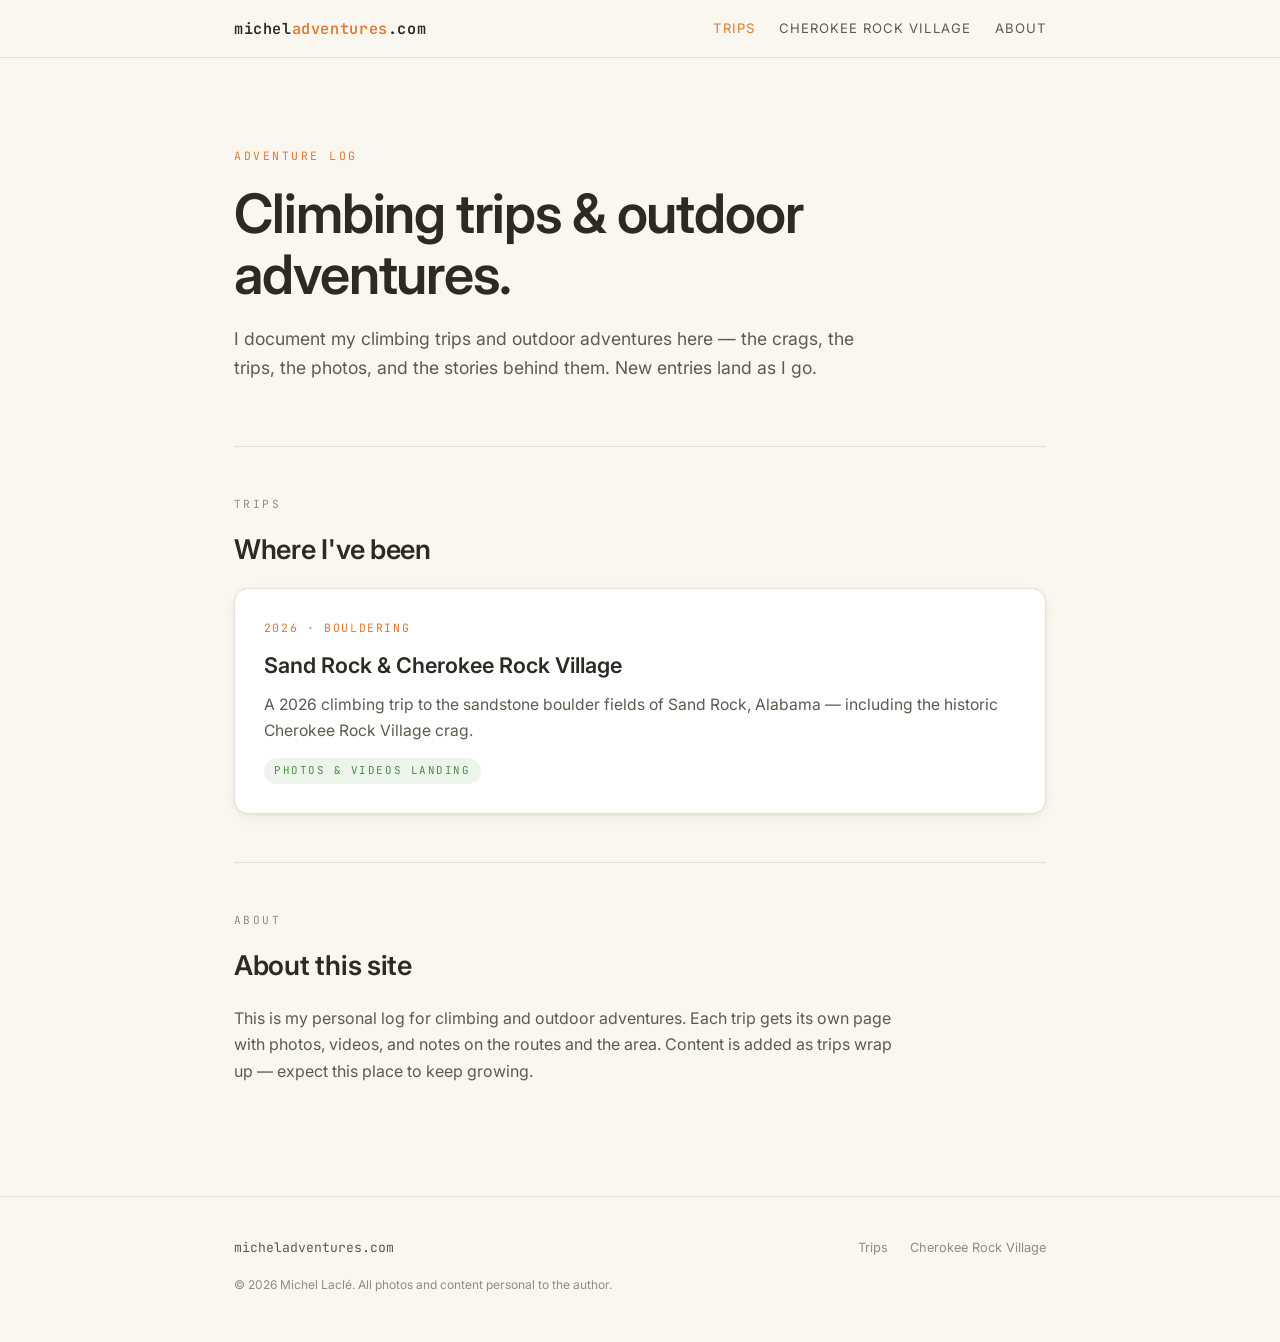
<file: index.html>
<!DOCTYPE html>
<html lang="en">
<head>
    <meta charset="UTF-8">
    <meta name="viewport" content="width=device-width, initial-scale=1.0">
    <title>Michel Adventures — Climbing Trips &amp; Outdoor Adventures</title>
    <meta name="description" content="The adventure log of Michel Laclé: climbing trips, rock crags, and outdoor expeditions — photos, videos, and trip reports from the places I've been.">

    <!-- Open Graph -->
    <meta property="og:type" content="website">
    <meta property="og:site_name" content="Michel Adventures">
    <meta property="og:locale" content="en_US">
    <meta property="og:title" content="Michel Adventures — Climbing Trips &amp; Outdoor Adventures">
    <meta property="og:description" content="Climbing trips, rock crags, and outdoor expeditions — photos, videos, and trip reports.">
    <meta property="og:url" content="https://micheladventures.com/">

    <!-- Twitter Card -->
    <meta name="twitter:card" content="summary_large_image">
    <meta name="twitter:title" content="Michel Adventures — Climbing Trips &amp; Outdoor Adventures">
    <meta name="twitter:description" content="Climbing trips, rock crags, and outdoor expeditions — photos, videos, and trip reports.">

    <!-- Canonical -->
    <link rel="canonical" href="https://micheladventures.com/">

    <!-- Fonts -->
    <link rel="preconnect" href="https://fonts.googleapis.com">
    <link rel="preconnect" href="https://fonts.gstatic.com" crossorigin>
    <link href="https://fonts.googleapis.com/css2?family=Inter:wght@300;400;500;600&family=JetBrains+Mono:wght@400;500;600&display=swap" rel="stylesheet">

    <link rel="stylesheet" href="assets/css/site.css">
</head>
<body>
    <header class="site-header">
        <div class="wrap">
            <a class="brand" href="/">michel<span class="accent">adventures</span>.com</a>
            <button class="menu-btn" aria-label="Toggle menu">&#9776;</button>
            <nav class="site-nav">
                <a href="/#trips" class="active">Trips</a>
                <a href="/trips/cherokee-rock-village.html">Cherokee Rock Village</a>
                <a href="/">About</a>
            </nav>
        </div>
    </header>

    <main class="wrap">
        <section class="hero">
            <span class="kicker">Adventure log</span>
            <h1>Climbing trips &amp; outdoor adventures.</h1>
            <p class="lead">I document my climbing trips and outdoor adventures here — the crags, the trips, the photos, and the stories behind them. New entries land as I go.</p>
        </section>

        <section class="block" id="trips">
            <span class="section-label">Trips</span>
            <h2>Where I've been</h2>
            <div class="trip-grid">
                <!-- TRIP CARD: new trips get added above this marker, newest first -->
                <a class="trip-card" href="/trips/cherokee-rock-village.html">
                    <div class="trip-meta">2026 &middot; Bouldering</div>
                    <h3>Sand Rock &amp; Cherokee Rock Village</h3>
                    <p class="desc">A 2026 climbing trip to the sandstone boulder fields of Sand Rock, Alabama — including the historic Cherokee Rock Village crag.</p>
                    <span class="status">Photos &amp; videos landing</span>
                </a>
            </div>
        </section>

        <section class="block" id="about">
            <span class="section-label">About</span>
            <h2>About this site</h2>
            <p class="body">This is my personal log for climbing and outdoor adventures. Each trip gets its own page with photos, videos, and notes on the routes and the area. Content is added as trips wrap up — expect this place to keep growing.</p>
        </section>
    </main>

    <footer class="site-footer">
        <div class="wrap">
            <div class="foot-brand">micheladventures.com</div>
            <div class="foot-links">
                <a href="/#trips">Trips</a>
                <a href="/trips/cherokee-rock-village.html">Cherokee Rock Village</a>
            </div>
        </div>
        <div class="wrap">
            <p class="copyright">&copy; 2026 Michel Lacl&eacute;. All photos and content personal to the author.</p>
        </div>
    </footer>

    <script>
    const menuBtn = document.querySelector('.menu-btn');
    const siteNav = document.querySelector('.site-nav');
    if (menuBtn && siteNav) {
        menuBtn.addEventListener('click', () => siteNav.classList.toggle('open'));
        siteNav.querySelectorAll('a').forEach(a => a.addEventListener('click', () => siteNav.classList.remove('open')));
    }
    </script>
</body>
</html>
</file>
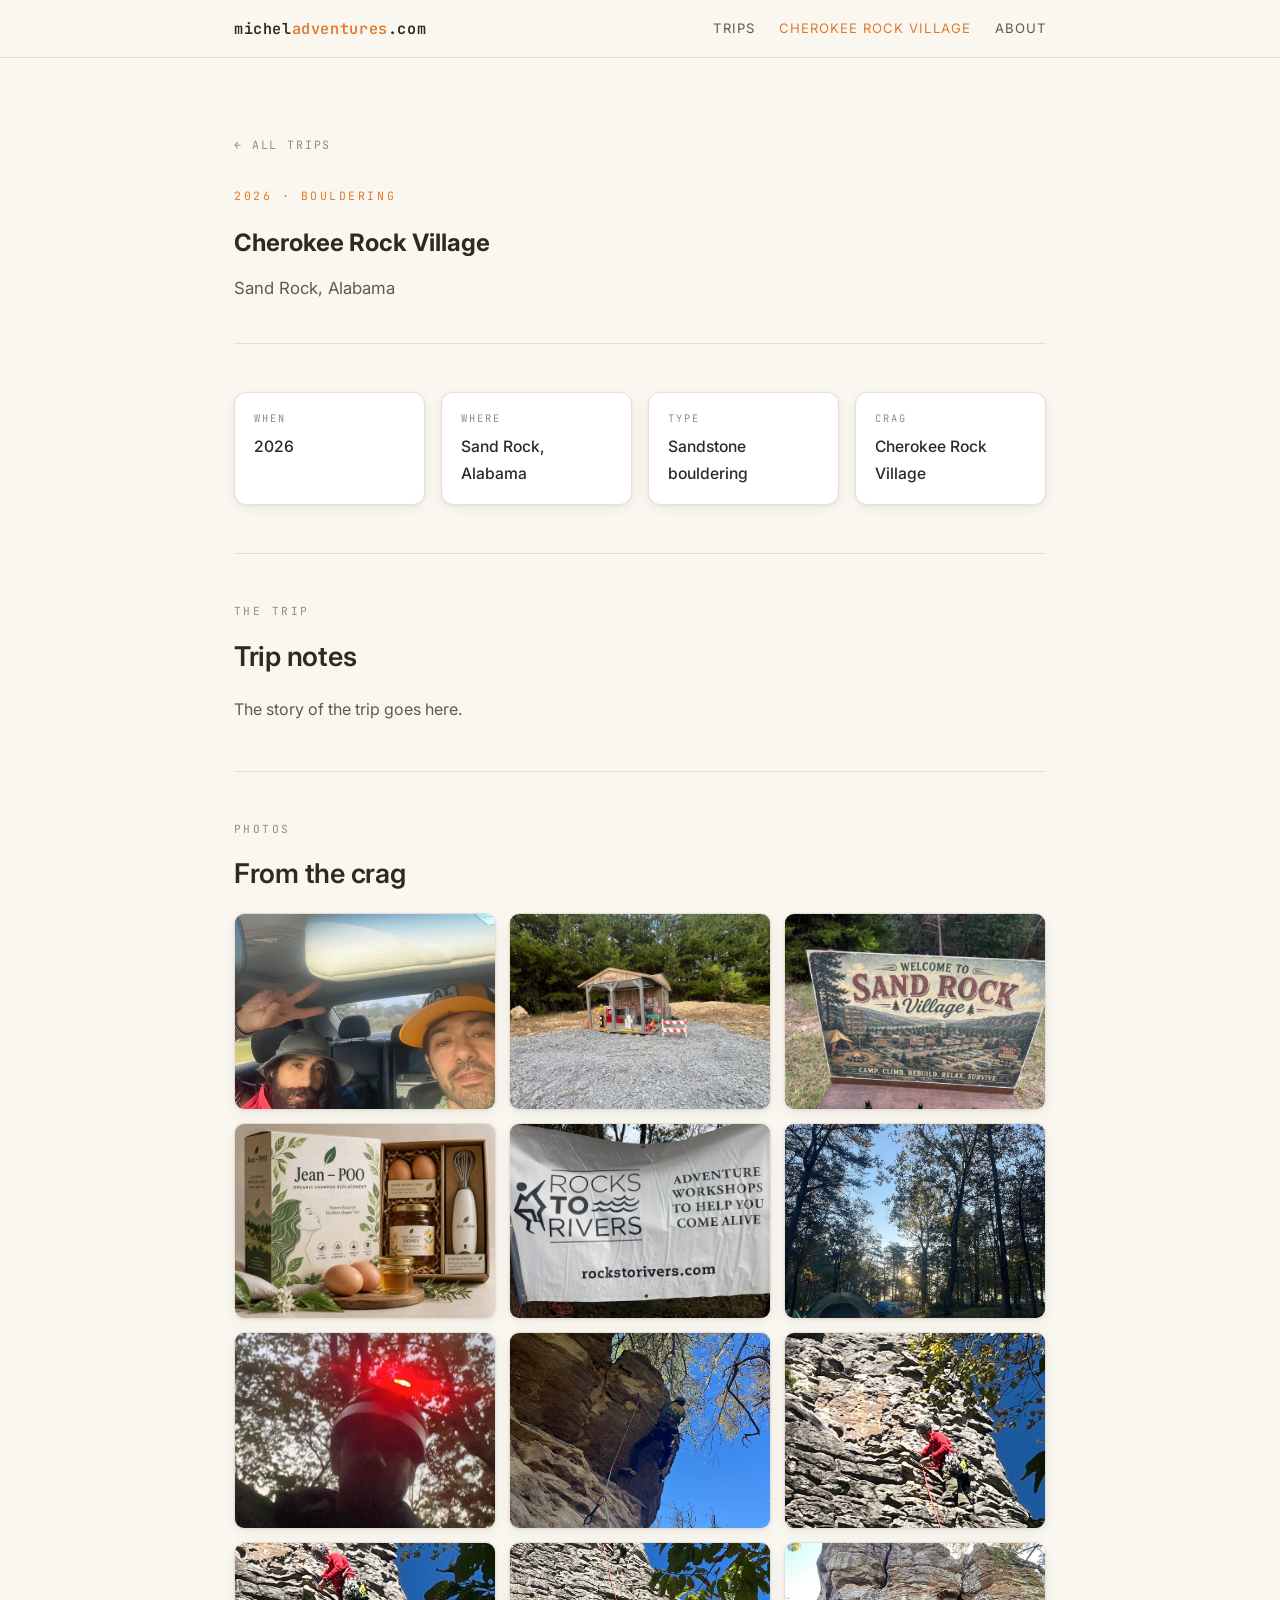
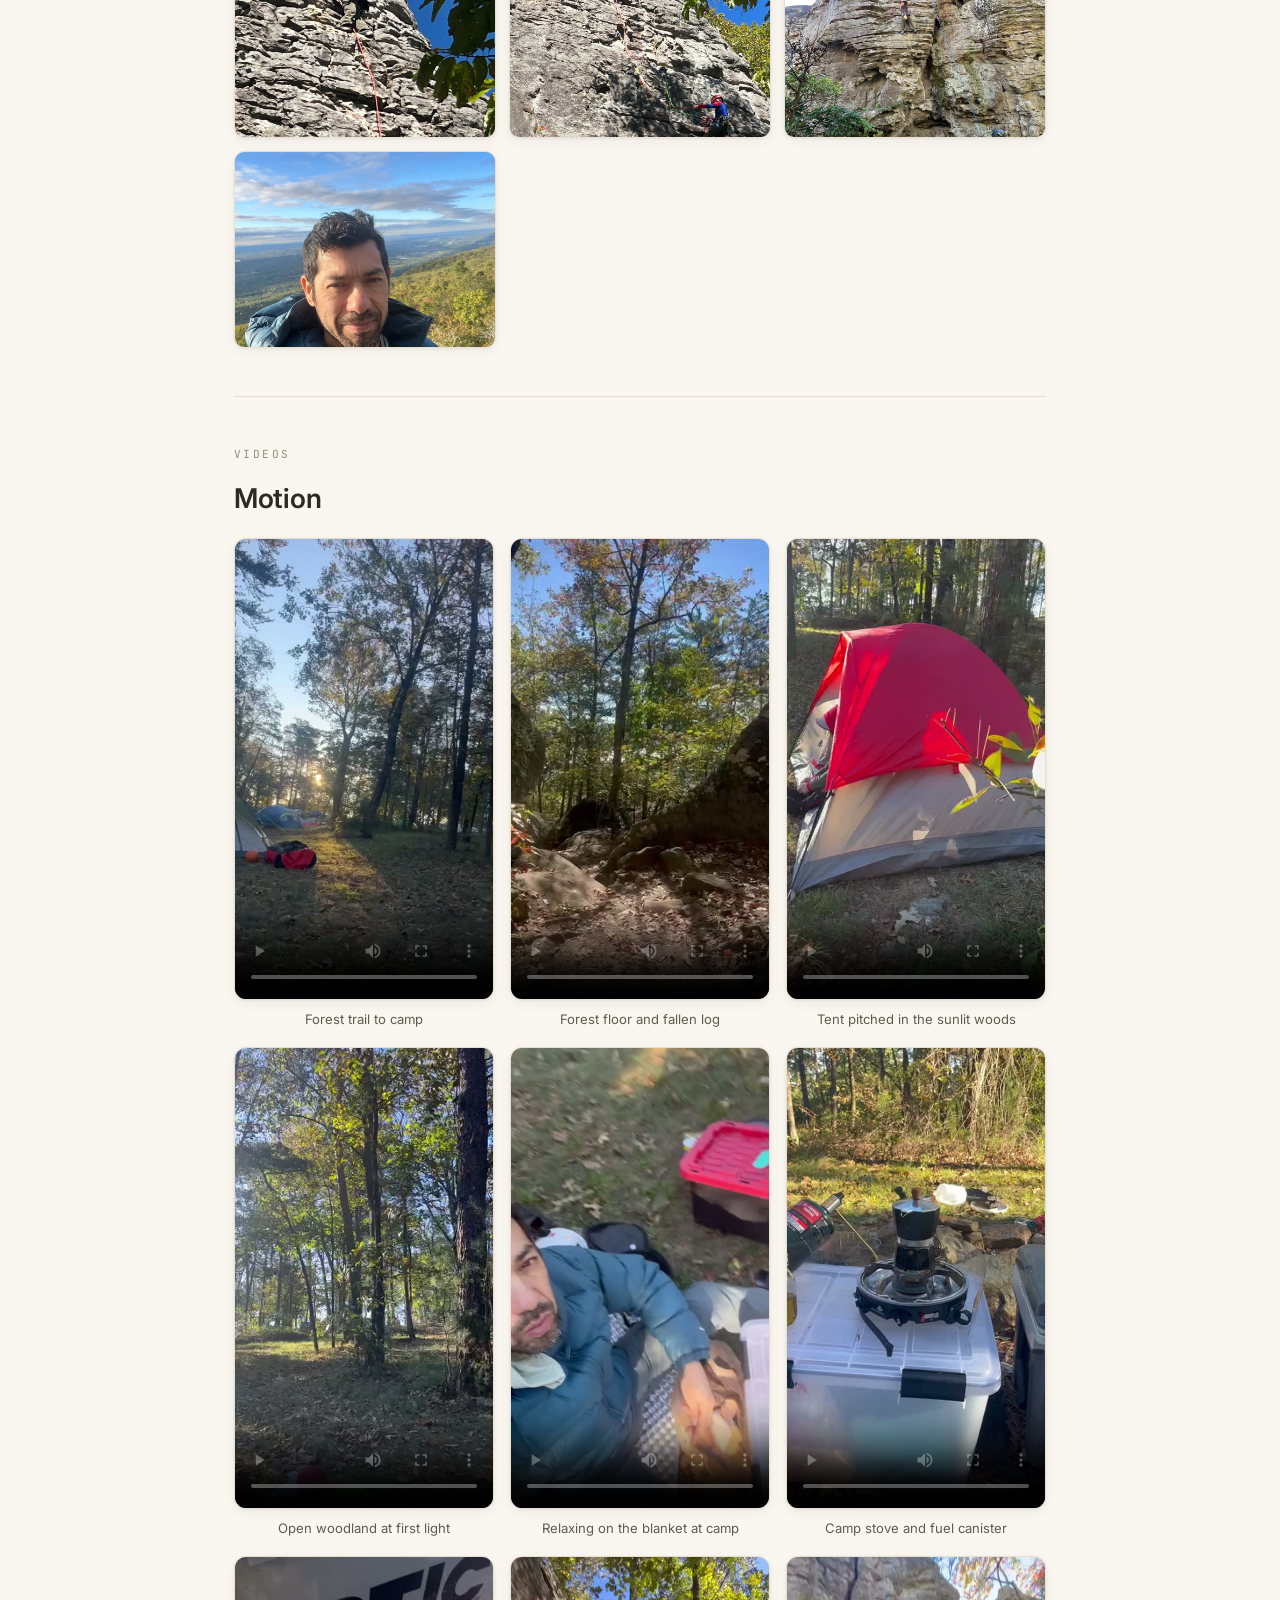
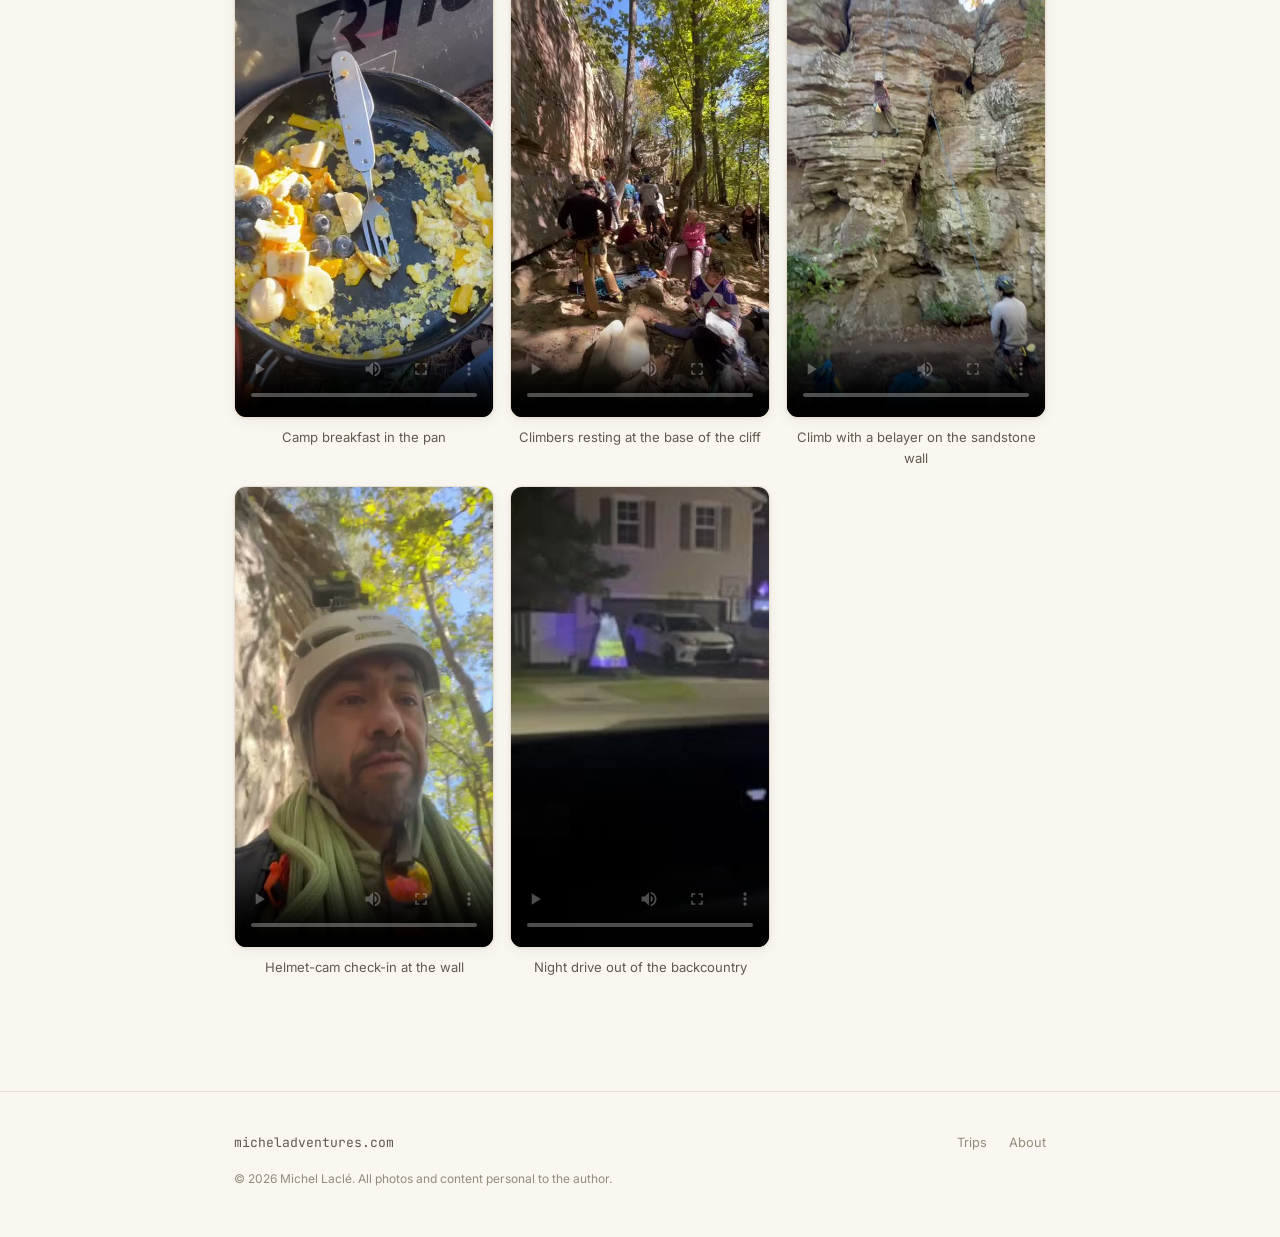
<file: trips/cherokee-rock-village.html>
<!DOCTYPE html>
<html lang="en">
<head>
    <meta charset="UTF-8">
    <meta name="viewport" content="width=device-width, initial-scale=1.0">
    <title>Cherokee Rock Village, Sand Rock AL — 2026 Climbing Trip | Michel Adventures</title>
    <meta name="description" content="Trip report for the 2026 climbing trip to Sand Rock, Alabama and the Cherokee Rock Village bouldering crag — photos, videos, and route notes.">

    <!-- Open Graph -->
    <meta property="og:type" content="article">
    <meta property="og:site_name" content="Michel Adventures">
    <meta property="og:locale" content="en_US">
    <meta property="og:title" content="Cherokee Rock Village, Sand Rock AL — 2026 Climbing Trip">
    <meta property="og:description" content="The 2026 climbing trip to the sandstone boulder fields of Sand Rock, Alabama — photos, videos, and route notes.">
    <meta property="og:image" content="https://micheladventures.com/trips/cherokee-rock-village/media/01-headlamp-selfie.jpg">
    <meta property="og:url" content="https://micheladventures.com/trips/cherokee-rock-village.html">

    <!-- Twitter Card -->
    <meta name="twitter:card" content="summary_large_image">
    <meta name="twitter:title" content="Cherokee Rock Village, Sand Rock AL — 2026 Climbing Trip">
    <meta name="twitter:description" content="The 2026 climbing trip to the sandstone boulder fields of Sand Rock, Alabama.">

    <!-- Canonical -->
    <link rel="canonical" href="https://micheladventures.com/trips/cherokee-rock-village.html">

    <!-- Fonts -->
    <link rel="preconnect" href="https://fonts.googleapis.com">
    <link rel="preconnect" href="https://fonts.gstatic.com" crossorigin>
    <link href="https://fonts.googleapis.com/css2?family=Inter:wght@300;400;500;600&family=JetBrains+Mono:wght@400;500;600&display=swap" rel="stylesheet">

    <link rel="stylesheet" href="/assets/css/site.css">
</head>
<body>
    <header class="site-header">
        <div class="wrap">
            <a class="brand" href="/">michel<span class="accent">adventures</span>.com</a>
            <button class="menu-btn" aria-label="Toggle menu">&#9776;</button>
            <nav class="site-nav">
                <a href="/#trips">Trips</a>
                <a href="/trips/cherokee-rock-village.html" class="active">Cherokee Rock Village</a>
                <a href="/#about">About</a>
            </nav>
        </div>
    </header>

    <main class="wrap">
        <section class="trip-hero">
            <a class="back-link" href="/#trips">&larr; All trips</a>
            <span class="kicker">2026 &middot; Bouldering</span>
            <h1>Cherokee Rock Village</h1>
            <p class="place">Sand Rock, Alabama</p>
        </section>

        <section class="block">
            <div class="facts">
                <div class="fact">
                    <span class="k">When</span>
                    <span class="v">2026</span>
                </div>
                <div class="fact">
                    <span class="k">Where</span>
                    <span class="v">Sand Rock, Alabama</span>
                </div>
                <div class="fact">
                    <span class="k">Type</span>
                    <span class="v">Sandstone bouldering</span>
                </div>
                <div class="fact">
                    <span class="k">Crag</span>
                    <span class="v">Cherokee Rock Village</span>
                </div>
                <!-- PLACEHOLDER: fill in trip facts as details arrive (exact dates, party, grades climbed) -->
            </div>
        </section>

        <section class="block">
            <span class="section-label">The trip</span>
            <h2>Trip notes</h2>
            <!-- PLACEHOLDER: trip narrative — replace with the story of the trip as content arrives -->
            <p class="body">The story of the trip goes here.</p>
        </section>

        <section class="block" id="photos">
            <span class="section-label">Photos</span>
            <h2>From the crag</h2>
            <!-- PHOTO GALLERY: images in chronological order (trip narrative).
                 Local files: <img src="/trips/cherokee-rock-village/media/<file>.<ext>" alt="...">
                 Large files: upload to the CDN and use https://static.thinksmart.life/micheladventures/... -->
            <div class="gallery">
                <img src="/trips/cherokee-rock-village/media/08-car-selfie.jpg" alt="Road-trip selfie with a climbing buddy in the car" loading="lazy">
                <img src="/trips/cherokee-rock-village/media/04-sandcreek-service-station.jpg" alt="The Sandcreek Service Station — a vintage gas station kiosk ringed by pines" loading="lazy">
                <img src="/trips/cherokee-rock-village/media/05-welcome-to-sand-rock-village.jpg" alt="Welcome to Sand Rock Village sign — Camp. Climb. Rebuild. Relax. Survive." loading="lazy">
                <img src="/trips/cherokee-rock-village/media/09-jean-poo-kit.jpg" alt="Jean-POO organic shampoo kit spotted in the village shop" loading="lazy">
                <img src="/trips/cherokee-rock-village/media/06-rocks-to-rivers-banner.jpg" alt="Rocks to Rivers adventure workshop banner" loading="lazy">
                <img src="/trips/cherokee-rock-village/media/02-campsite-sunrise.jpg" alt="Campsite at first light — low sun burning through the trees behind the tents" loading="lazy">
                <img src="/trips/cherokee-rock-village/media/01-headlamp-selfie.jpg" alt="Selfie under the overcast sky at the crag, hard hat light glowing in the low light" loading="lazy">
                <img src="/trips/cherokee-rock-village/media/03-overhang-climb.jpg" alt="Climber working up a steep overhanging sandstone face, rope and quickdraws in the foreground" loading="lazy">
                <img src="/trips/cherokee-rock-village/media/11-red-shirt-climb.jpg" alt="Climber in a red shirt working a steep gray rock face" loading="lazy">
                <img src="/trips/cherokee-rock-village/media/12-climber-on-gray-rock.jpg" alt="Climber mid-ascent on the fractured gray rock" loading="lazy">
                <img src="/trips/cherokee-rock-village/media/13-two-climbers-cliff.jpg" alt="Two climbers on the cliff, ropes running through the cracks" loading="lazy">
                <img src="/trips/cherokee-rock-village/media/10-ledge-climber-belayer.jpg" alt="Climber working the sandstone face with a partner belaying below" loading="lazy">
                <img src="/trips/cherokee-rock-village/media/07-summit-selfie.jpg" alt="Summit selfie over the forested ridgeline" loading="lazy">
            </div>
        </section>

        <section class="block" id="videos">
            <span class="section-label">Videos</span>
            <h2>Motion</h2>
            <!-- VIDEO GRID: clips in chronological order (trip narrative).
                 Local files: <video controls preload="metadata" poster="...-poster.jpg" src=".../clipNN.mp4">
                 Large files: upload to the CDN and reference https://static.thinksmart.life/micheladventures/... -->
            <div class="video-grid">
                <figure class="video-card">
                    <video controls preload="metadata" poster="/trips/cherokee-rock-village/media/video/clip03-poster.jpg" src="/trips/cherokee-rock-village/media/video/clip03.mp4"></video>
                    <figcaption>Forest trail to camp</figcaption>
                </figure>
                <figure class="video-card">
                    <video controls preload="metadata" poster="/trips/cherokee-rock-village/media/video/clip04-poster.jpg" src="/trips/cherokee-rock-village/media/video/clip04.mp4"></video>
                    <figcaption>Forest floor and fallen log</figcaption>
                </figure>
                <figure class="video-card">
                    <video controls preload="metadata" poster="/trips/cherokee-rock-village/media/video/clip02-poster.jpg" src="/trips/cherokee-rock-village/media/video/clip02.mp4"></video>
                    <figcaption>Tent pitched in the sunlit woods</figcaption>
                </figure>
                <figure class="video-card">
                    <video controls preload="metadata" poster="/trips/cherokee-rock-village/media/video/clip07-poster.jpg" src="/trips/cherokee-rock-village/media/video/clip07.mp4"></video>
                    <figcaption>Open woodland at first light</figcaption>
                </figure>
                <figure class="video-card">
                    <video controls preload="metadata" poster="/trips/cherokee-rock-village/media/video/clip01-poster.jpg" src="/trips/cherokee-rock-village/media/video/clip01.mp4"></video>
                    <figcaption>Relaxing on the blanket at camp</figcaption>
                </figure>
                <figure class="video-card">
                    <video controls preload="metadata" poster="/trips/cherokee-rock-village/media/video/clip05-poster.jpg" src="/trips/cherokee-rock-village/media/video/clip05.mp4"></video>
                    <figcaption>Camp stove and fuel canister</figcaption>
                </figure>
                <figure class="video-card">
                    <video controls preload="metadata" poster="/trips/cherokee-rock-village/media/video/clip06-poster.jpg" src="/trips/cherokee-rock-village/media/video/clip06.mp4"></video>
                    <figcaption>Camp breakfast in the pan</figcaption>
                </figure>
                <figure class="video-card">
                    <video controls preload="metadata" poster="/trips/cherokee-rock-village/media/video/clip08-poster.jpg" src="/trips/cherokee-rock-village/media/video/clip08.mp4"></video>
                    <figcaption>Climbers resting at the base of the cliff</figcaption>
                </figure>
                <figure class="video-card">
                    <video controls preload="metadata" poster="/trips/cherokee-rock-village/media/video/clip10-poster.jpg" src="/trips/cherokee-rock-village/media/video/clip10.mp4"></video>
                    <figcaption>Climb with a belayer on the sandstone wall</figcaption>
                </figure>
                <figure class="video-card">
                    <video controls preload="metadata" poster="/trips/cherokee-rock-village/media/video/clip11-poster.jpg" src="/trips/cherokee-rock-village/media/video/clip11.mp4"></video>
                    <figcaption>Helmet-cam check-in at the wall</figcaption>
                </figure>
                <figure class="video-card">
                    <video controls preload="metadata" poster="/trips/cherokee-rock-village/media/video/clip09-poster.jpg" src="/trips/cherokee-rock-village/media/video/clip09.mp4"></video>
                    <figcaption>Night drive out of the backcountry</figcaption>
                </figure>
            </div>
        </section>
    </main>

    <footer class="site-footer">
        <div class="wrap">
            <div class="foot-brand">micheladventures.com</div>
            <div class="foot-links">
                <a href="/#trips">Trips</a>
                <a href="/#about">About</a>
            </div>
        </div>
        <div class="wrap">
            <p class="copyright">&copy; 2026 Michel Lacl&eacute;. All photos and content personal to the author.</p>
        </div>
    </footer>

    <script>
    const menuBtn = document.querySelector('.menu-btn');
    const siteNav = document.querySelector('.site-nav');
    if (menuBtn && siteNav) {
        menuBtn.addEventListener('click', () => siteNav.classList.toggle('open'));
        siteNav.querySelectorAll('a').forEach(a => a.addEventListener('click', () => siteNav.classList.remove('open')));
    }
    </script>

    <script type="application/ld+json">
    {
        "@context": "https://schema.org",
        "@type": "Article",
        "headline": "Cherokee Rock Village, Sand Rock AL — 2026 Climbing Trip",
        "author": { "@type": "Person", "name": "Michel Laclé" },
        "about": { "@type": "Place", "name": "Cherokee Rock Village", "address": { "@type": "PostalAddress", "addressLocality": "Sand Rock", "addressRegion": "AL", "addressCountry": "US" } },
        "datePublished": "2026"
    }
    </script>
    <script src="/assets/js/reactions.js" defer></script>
</body>
</html>
</file>
<file: assets/css/site.css>
/* Michel Adventures — shared design system (light) */
:root {
    --bg: #faf7f0;
    --surface: #ffffff;
    --surface-2: #f4efe4;
    --text: #2d2a24;
    --text-secondary: #5f5a4f;
    --text-tertiary: #938c7d;
    --border: #e7e0d1;
    --accent: #e07a2f;
    --accent-dim: rgba(224, 122, 47, 0.1);
    --accent-ink: #ffffff;
    --green: #4a8f45;
    --green-dim: rgba(74, 143, 69, 0.1);
    --shadow: 0 1px 3px rgba(45, 42, 36, 0.06), 0 4px 14px rgba(45, 42, 36, 0.05);
}

* { margin: 0; padding: 0; box-sizing: border-box; }

html { scroll-behavior: smooth; }

body {
    font-family: 'Inter', -apple-system, BlinkMacSystemFont, sans-serif;
    font-size: 16px;
    line-height: 1.65;
    color: var(--text);
    background-color: var(--bg);
    -webkit-font-smoothing: antialiased;
}

.wrap { max-width: 860px; margin: 0 auto; padding: 0 1.5rem; }

/* Header */
.site-header {
    position: sticky; top: 0; z-index: 50;
    background: rgba(250, 247, 240, 0.9);
    backdrop-filter: blur(10px);
    border-bottom: 1px solid var(--border);
}
.site-header .wrap {
    display: flex; justify-content: space-between; align-items: center;
    padding-top: 1rem; padding-bottom: 1rem;
}
.brand {
    font-family: 'JetBrains Mono', monospace;
    font-weight: 600; font-size: 0.95rem; letter-spacing: 0.04em;
    color: var(--text); text-decoration: none;
}
.brand .accent { color: var(--accent); }
.site-nav { display: flex; gap: 1.5rem; align-items: center; }
.site-nav a {
    font-size: 0.82rem; letter-spacing: 0.08em; text-transform: uppercase;
    color: var(--text-secondary); text-decoration: none;
}
.site-nav a:hover, .site-nav a.active { color: var(--accent); }
.menu-btn {
    display: none; background: var(--surface); border: 1px solid var(--border);
    color: var(--text); font-size: 1.2rem; padding: 0.15rem 0.6rem; border-radius: 6px;
    cursor: pointer;
}
@media (max-width: 640px) {
    .site-nav {
        display: none; position: absolute; top: 100%; left: 0; right: 0;
        flex-direction: column; gap: 0; background: var(--surface);
        border-bottom: 1px solid var(--border); padding: 0.5rem 0;
    }
    .site-nav.open { display: flex; }
    .site-nav a { padding: 0.8rem 1.5rem; }
    .menu-btn { display: block; }
}

/* Hero */
.hero { padding: 5.5rem 0 4rem; }
.kicker {
    font-family: 'JetBrains Mono', monospace;
    font-size: 0.72rem; letter-spacing: 0.22em; text-transform: uppercase;
    color: var(--accent); display: block; margin-bottom: 1.1rem;
}
.hero h1 {
    font-size: clamp(2.1rem, 6vw, 3.4rem); font-weight: 600;
    line-height: 1.12; letter-spacing: -0.02em; margin-bottom: 1.2rem;
}
.lead { font-size: 1.1rem; color: var(--text-secondary); max-width: 60ch; }

/* Sections */
section.block { padding: 3rem 0; border-top: 1px solid var(--border); }
section.block:first-of-type { border-top: none; }
.section-label {
    font-family: 'JetBrains Mono', monospace;
    font-size: 0.7rem; letter-spacing: 0.22em; text-transform: uppercase;
    color: var(--text-tertiary); display: block; margin-bottom: 0.9rem;
}
h2 { font-size: 1.7rem; font-weight: 600; letter-spacing: -0.01em; margin-bottom: 1rem; }
p.body { color: var(--text-secondary); max-width: 68ch; }
p.body + p.body { margin-top: 1rem; }

/* Trip cards */
.trip-card {
    display: block; text-decoration: none; color: inherit;
    border: 1px solid var(--border); border-radius: 14px;
    background: var(--surface); padding: 1.8rem;
    box-shadow: var(--shadow);
    transition: border-color 0.15s ease, transform 0.15s ease, box-shadow 0.15s ease;
}
.trip-card:hover {
    border-color: var(--accent); transform: translateY(-2px);
    box-shadow: 0 2px 4px rgba(45, 42, 36, 0.06), 0 10px 24px rgba(224, 122, 47, 0.12);
}
.trip-grid { display: grid; gap: 1rem; }
.trip-meta {
    font-family: 'JetBrains Mono', monospace;
    font-size: 0.72rem; letter-spacing: 0.14em; text-transform: uppercase;
    color: var(--accent); margin-bottom: 0.7rem;
}
.trip-card h3 { font-size: 1.35rem; font-weight: 600; margin-bottom: 0.5rem; }
.trip-card .desc { color: var(--text-secondary); font-size: 0.98rem; }
.trip-card .status {
    display: inline-block; margin-top: 0.9rem;
    font-family: 'JetBrains Mono', monospace; font-size: 0.68rem;
    letter-spacing: 0.14em; text-transform: uppercase;
    color: var(--green); background: var(--green-dim);
    padding: 0.25rem 0.65rem; border-radius: 999px;
}

/* Trip page */
.trip-hero { padding: 4.5rem 0 2.5rem; }
.trip-hero .place { color: var(--text-secondary); font-size: 1.05rem; margin-top: 0.8rem; }

.facts { display: grid; grid-template-columns: repeat(auto-fit, minmax(180px, 1fr)); gap: 1rem; }
.fact {
    border: 1px solid var(--border); border-radius: 12px;
    background: var(--surface); padding: 1.1rem 1.2rem;
    box-shadow: var(--shadow);
}
.fact .k {
    font-family: 'JetBrains Mono', monospace; font-size: 0.65rem;
    letter-spacing: 0.18em; text-transform: uppercase; color: var(--text-tertiary);
    display: block; margin-bottom: 0.35rem;
}
.fact .v { font-size: 0.98rem; font-weight: 500; }

/* Gallery */
.gallery {
    display: grid; grid-template-columns: repeat(auto-fill, minmax(240px, 1fr));
    gap: 0.8rem;
}
.gallery img {
    width: 100%; aspect-ratio: 4 / 3; object-fit: cover;
    border-radius: 10px; border: 1px solid var(--border); display: block;
    box-shadow: var(--shadow);
}
.empty-state {
    border: 1px dashed var(--border); border-radius: 12px;
    padding: 2.2rem 1.5rem; text-align: center;
    color: var(--text-tertiary); font-size: 0.95rem;
    background: var(--surface);
}
.empty-state .hint { font-size: 0.82rem; color: var(--text-tertiary); margin-top: 0.4rem; opacity: 0.8; }

/* Video grid — portrait phone clips */
.video-grid { display: grid; grid-template-columns: repeat(auto-fill, minmax(210px, 1fr)); gap: 1rem; }
.video-card { margin: 0; }
.video-card video {
    width: 100%; aspect-ratio: 9 / 16; object-fit: cover; border-radius: 12px;
    border: 1px solid var(--border); background: var(--surface-2);
    display: block; box-shadow: var(--shadow);
}
.video-card figcaption {
    margin-top: 0.55rem; font-size: 0.82rem; color: var(--text-secondary);
    text-align: center;
}
.video-card iframe {
    width: 100%; aspect-ratio: 16 / 9; border-radius: 12px;
    border: 1px solid var(--border); background: var(--surface);
    display: block;
}

/* Back link */
.back-link {
    display: inline-block; margin-bottom: 2rem;
    font-family: 'JetBrains Mono', monospace; font-size: 0.72rem;
    letter-spacing: 0.16em; text-transform: uppercase;
    color: var(--text-tertiary); text-decoration: none;
}
.back-link:hover { color: var(--accent); }

/* Photo reactions + comments (ticket 0081) */
.photo-item { margin: 0; }
.photo-footbar {
    display: flex; align-items: center; gap: 0.3rem;
    margin-top: 0.45rem;
}
.pf-btn {
    display: inline-flex; align-items: center; gap: 0.25rem;
    border: 1px solid var(--border); border-radius: 999px;
    background: var(--surface); padding: 0.18rem 0.6rem;
    font-size: 0.8rem; color: var(--text-secondary);
    cursor: pointer; transition: border-color 0.15s ease, background 0.15s ease;
}
.pf-btn:hover { border-color: var(--accent); }
.pf-btn .pf-ico { font-size: 0.85rem; line-height: 1; }
.pf-btn .pf-count {
    font-family: 'JetBrains Mono', monospace; font-size: 0.72rem;
    color: var(--text-tertiary);
}
.pf-btn.is-mine { border-color: var(--accent); background: var(--accent-dim); }
.pf-btn.is-mine .pf-count { color: var(--accent); font-weight: 600; }
.photo-footbar[data-mine="like"] .pf-btn[data-kind="like"],
.photo-footbar[data-mine="dislike"] .pf-btn[data-kind="dislike"],
.photo-footbar[data-mine="none"] .pf-btn[data-kind="none"] {
    border-color: var(--accent); background: var(--accent-dim);
}
.pf-status {
    font-size: 0.75rem; color: var(--text-tertiary);
    margin-left: 0.4rem;
}
.pf-status.pf-err { color: #b0432f; }

.photo-panel {
    margin-top: 0.7rem; border: 1px solid var(--border); border-radius: 10px;
    background: var(--surface); padding: 0.8rem 0.9rem;
}
.pf-comment-list { display: flex; flex-direction: column; gap: 0.55rem; margin-bottom: 0.7rem; }
.pf-empty { font-size: 0.85rem; color: var(--text-tertiary); }
.pf-comment { display: flex; flex-direction: column; gap: 0.1rem; }
.pf-meta { display: flex; align-items: center; gap: 0.5rem; font-size: 0.78rem; }
.pf-meta .pf-who { font-weight: 600; color: var(--text-secondary); }
.pf-meta .pf-when { color: var(--text-tertiary); font-size: 0.72rem; }
.pf-own { background: var(--surface-2); border-radius: 8px; padding: 0.4rem 0.5rem; }
.pf-own .pf-who::after { content: " · you"; color: var(--green); }
.pf-del {
    margin-left: auto; border: none; background: none; cursor: pointer;
    color: var(--text-tertiary); font-size: 0.75rem; padding: 0.1rem 0.3rem;
    border-radius: 4px;
}
.pf-del:hover { color: #b0432f; background: rgba(176, 67, 47, 0.08); }
.pf-text { font-size: 0.9rem; color: var(--text); white-space: pre-wrap; word-break: break-word; }
.pf-comment-form { display: flex; flex-direction: column; gap: 0.5rem; }
.pf-input {
    width: 100%; border: 1px solid var(--border); border-radius: 8px;
    background: var(--surface); padding: 0.5rem 0.6rem;
    font: inherit; font-size: 0.9rem; resize: vertical; color: var(--text);
}
.pf-input:focus { outline: none; border-color: var(--accent); }
.pf-send {
    align-self: flex-end; border: none; border-radius: 8px;
    background: var(--accent); color: var(--accent-ink);
    font: inherit; font-size: 0.85rem; font-weight: 600;
    padding: 0.45rem 1.1rem; cursor: pointer;
}
.pf-send:hover { filter: brightness(1.06); }

/* Sign-in modal */
.ma-modal {
    position: fixed; inset: 0; z-index: 100;
    background: rgba(45, 42, 36, 0.45);
    display: flex; align-items: center; justify-content: center; padding: 1rem;
}
.ma-modal-card {
    background: var(--surface); border: 1px solid var(--border); border-radius: 14px;
    box-shadow: 0 10px 40px rgba(45, 42, 36, 0.25);
    padding: 1.5rem; max-width: 380px; width: 100%;
}
.ma-modal-title { font-size: 1.1rem; font-weight: 600; margin-bottom: 0.5rem; }
.ma-modal-sub { font-size: 0.88rem; color: var(--text-secondary); margin-bottom: 1rem; }

/* Footer */
.site-footer { border-top: 1px solid var(--border); margin-top: 4rem; padding: 2.5rem 0 3rem; }
.site-footer .wrap { display: flex; justify-content: space-between; align-items: center; gap: 1rem; flex-wrap: wrap; }
.site-footer .foot-brand { font-family: 'JetBrains Mono', monospace; font-size: 0.82rem; color: var(--text-secondary); }
.site-footer .foot-links { display: flex; gap: 1.4rem; }
.site-footer .foot-links a { font-size: 0.8rem; color: var(--text-tertiary); text-decoration: none; }
.site-footer .foot-links a:hover { color: var(--accent); }
.copyright { font-size: 0.75rem; color: var(--text-tertiary); margin-top: 1rem; }
</file>
